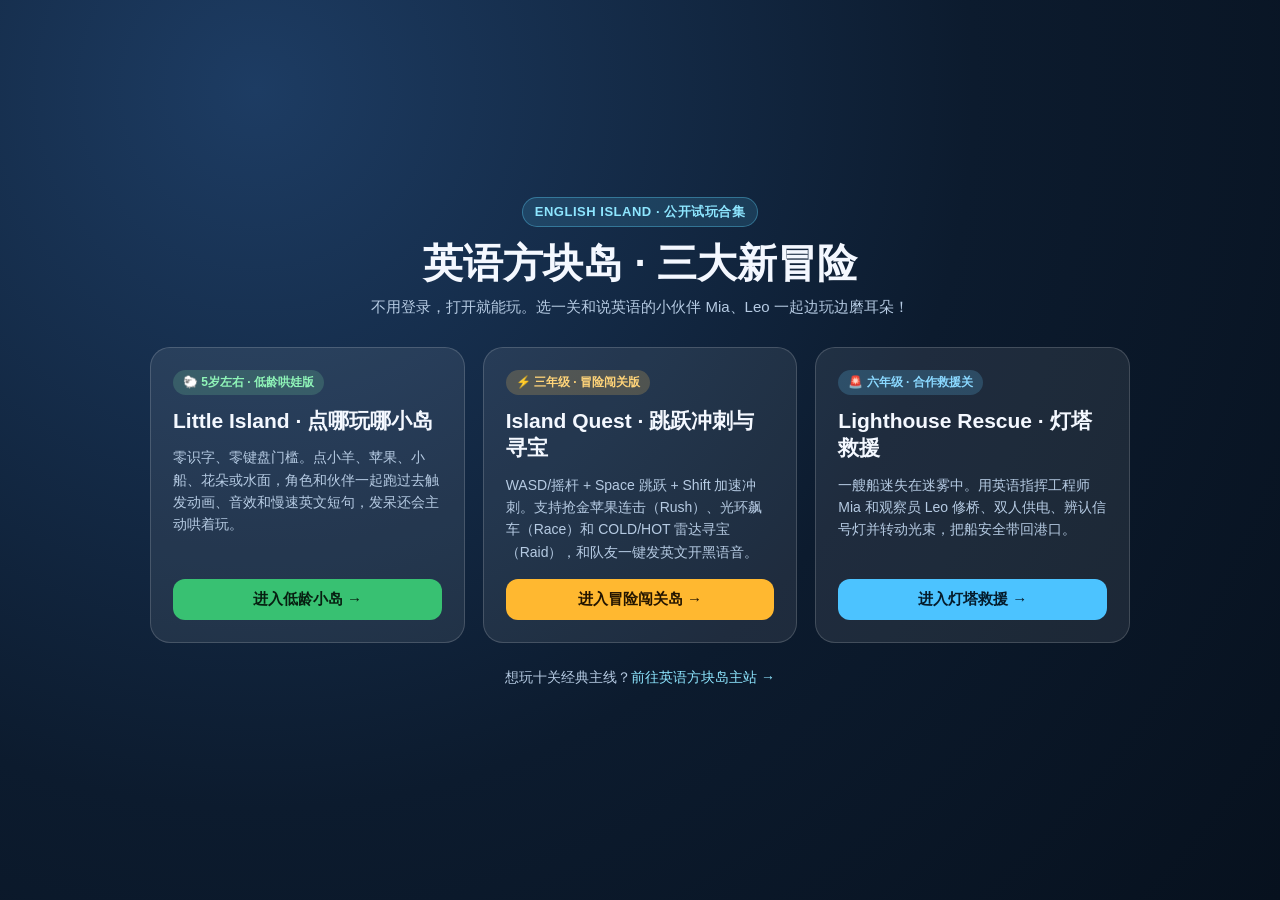
<file: english-island/index.html>
<!doctype html>
<html lang="zh-CN">
<head>
  <meta charset="utf-8">
  <meta name="viewport" content="width=device-width,initial-scale=1,viewport-fit=cover">
  <meta name="theme-color" content="#0f2034">
  <title>英语方块岛 · English Island 新关试玩合集</title>
  <style>
    :root {
      --bg: #0c1b2e;
      --card: rgba(255, 255, 255, 0.08);
      --border: rgba(255, 255, 255, 0.16);
      --text: #f4f8ff;
      --muted: #b6cbe3;
    }
    * { box-sizing: border-box; }
    body {
      margin: 0;
      min-height: 100vh;
      font-family: -apple-system, BlinkMacSystemFont, "PingFang SC", "Microsoft YaHei", sans-serif;
      color: var(--text);
      background: radial-gradient(circle at 20% 10%, #1d3c63 0%, #0c1b2e 55%, #07111e 100%);
      display: flex;
      align-items: center;
      justify-content: center;
      padding: 24px 16px 40px;
    }
    .wrap {
      width: 100%;
      max-width: 980px;
    }
    header {
      text-align: center;
      margin-bottom: 28px;
    }
    .eyebrow {
      display: inline-block;
      padding: 5px 12px;
      border-radius: 999px;
      background: rgba(94, 214, 255, 0.14);
      border: 1px solid rgba(94, 214, 255, 0.35);
      color: #8ee6ff;
      font-size: 13px;
      font-weight: 600;
      letter-spacing: 0.04em;
    }
    h1 {
      margin: 12px 0 8px;
      font-size: clamp(26px, 5vw, 40px);
      line-height: 1.2;
    }
    .lead {
      margin: 0 auto;
      max-width: 620px;
      color: var(--muted);
      font-size: 15px;
      line-height: 1.6;
    }
    .grid {
      display: grid;
      grid-template-columns: repeat(auto-fit, minmax(270px, 1fr));
      gap: 18px;
    }
    .card {
      display: flex;
      flex-direction: column;
      gap: 12px;
      padding: 22px;
      border-radius: 20px;
      background: var(--card);
      border: 1px solid var(--border);
      text-decoration: none;
      color: inherit;
      transition: transform 0.18s ease, border-color 0.18s ease, background 0.18s ease;
    }
    .card:hover, .card:focus-visible {
      transform: translateY(-4px);
      border-color: rgba(255, 255, 255, 0.45);
      background: rgba(255, 255, 255, 0.12);
      outline: none;
    }
    .tag {
      display: inline-flex;
      align-items: center;
      gap: 6px;
      width: fit-content;
      padding: 4px 10px;
      border-radius: 999px;
      font-size: 12px;
      font-weight: 700;
    }
    .tag-little { background: rgba(126, 232, 168, 0.18); color: #8ff5b8; }
    .tag-quest { background: rgba(255, 198, 92, 0.2); color: #ffd479; }
    .tag-rescue { background: rgba(102, 204, 255, 0.2); color: #8ad8ff; }
    .card h2 {
      margin: 0;
      font-size: 21px;
      line-height: 1.3;
    }
    .card p {
      margin: 0;
      color: var(--muted);
      font-size: 14px;
      line-height: 1.6;
      flex: 1;
    }
    .cta {
      display: inline-flex;
      align-items: center;
      justify-content: center;
      padding: 11px 16px;
      border-radius: 12px;
      font-weight: 700;
      font-size: 15px;
      margin-top: 4px;
    }
    .cta-little { background: #38c172; color: #072011; }
    .cta-quest { background: #ffb830; color: #241500; }
    .cta-rescue { background: #4cc3ff; color: #051c2c; }
    footer {
      margin-top: 26px;
      text-align: center;
      font-size: 14px;
      color: var(--muted);
    }
    footer a {
      color: #8ee6ff;
      text-decoration: none;
    }
    footer a:hover { text-decoration: underline; }
  </style>
</head>
<body>
  <main class="wrap">
    <header>
      <span class="eyebrow">ENGLISH ISLAND · 公开试玩合集</span>
      <h1>英语方块岛 · 三大新冒险</h1>
      <p class="lead">不用登录，打开就能玩。选一关和说英语的小伙伴 Mia、Leo 一起边玩边磨耳朵！</p>
    </header>

    <section class="grid" aria-label="游戏入口">
      <a class="card" href="./little-island.html" id="entry-little">
        <span class="tag tag-little">🐑 5岁左右 · 低龄哄娃版</span>
        <h2>Little Island · 点哪玩哪小岛</h2>
        <p>零识字、零键盘门槛。点小羊、苹果、小船、花朵或水面，角色和伙伴一起跑过去触发动画、音效和慢速英文短句，发呆还会主动哄着玩。</p>
        <span class="cta cta-little">进入低龄小岛 →</span>
      </a>

      <a class="card" href="./quest.html" id="entry-quest">
        <span class="tag tag-quest">⚡ 三年级 · 冒险闯关版</span>
        <h2>Island Quest · 跳跃冲刺与寻宝</h2>
        <p>WASD/摇杆 + Space 跳跃 + Shift 加速冲刺。支持抢金苹果连击（Rush）、光环飙车（Race）和 COLD/HOT 雷达寻宝（Raid），和队友一键发英文开黑语音。</p>
        <span class="cta cta-quest">进入冒险闯关岛 →</span>
      </a>

      <a class="card" href="./rescue.html" id="entry-rescue">
        <span class="tag tag-rescue">🚨 六年级 · 合作救援关</span>
        <h2>Lighthouse Rescue · 灯塔救援</h2>
        <p>一艘船迷失在迷雾中。用英语指挥工程师 Mia 和观察员 Leo 修桥、双人供电、辨认信号灯并转动光束，把船安全带回港口。</p>
        <span class="cta cta-rescue">进入灯塔救援 →</span>
      </a>
    </section>

    <footer>
      想玩十关经典主线？<a href="https://english-island-zhang-1109.lulabs.chatgpt.site">前往英语方块岛主站 →</a>
    </footer>
  </main>
</body>
</html>
</file>
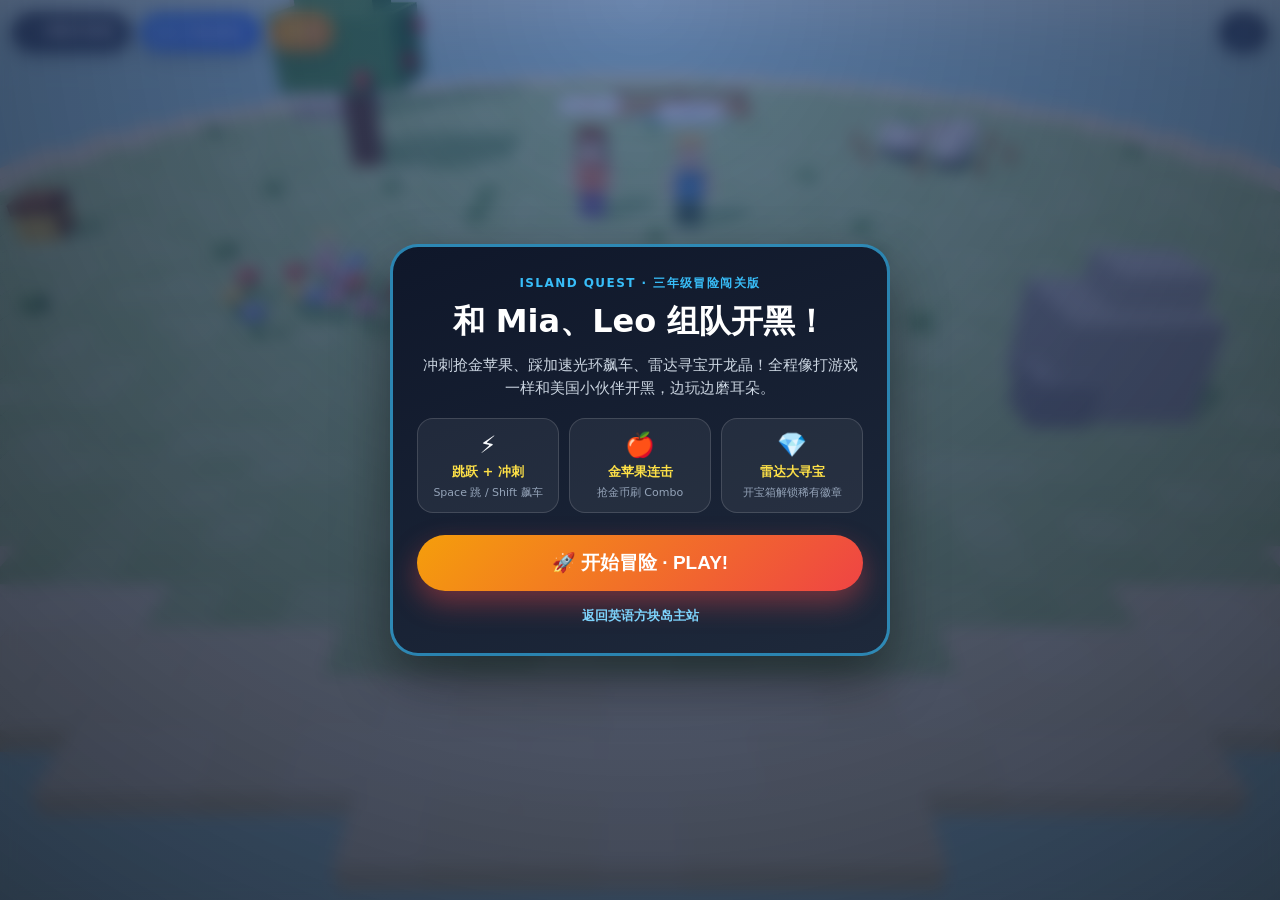
<file: island-quest/index.html>
<!doctype html>
<html lang="zh-CN">
<head>
  <meta charset="utf-8">
  <meta name="viewport" content="width=device-width,initial-scale=1,viewport-fit=cover">
  <meta name="theme-color" content="#102033">
  <title>英语方块岛 · 冒险闯关岛 Island Quest</title>
  <link rel="stylesheet" href="./quest.css">
</head>
<body>
<main class="quest-app" id="quest-app" lang="en">
  <canvas id="quest-world" tabindex="0" aria-label="Island Quest. Move with WASD or arrow keys, Space to jump, Shift to turbo dash, or tap to walk."></canvas>

  <header class="hud-top">
    <div class="hud-left">
      <a class="hud-btn" id="quest-exit" href="https://english-island-zhang-1109.lulabs.chatgpt.site" lang="zh-CN">← 英语方块岛</a>
      <div class="stat-pill stat-rank" id="rank-pill">Lv.1 Rookie</div>
      <div class="stat-pill stat-coins" id="coin-pill">🪙 <span id="coin-count">0</span></div>
      <div class="stat-pill stat-combo" id="combo-pill" hidden>🔥 x2</div>
    </div>

    <div class="mission-bar" id="mission-bar" aria-label="Missions" hidden>
      <button class="mission-tab" type="button" data-mission="rush">🍎 Rush</button>
      <button class="mission-tab" type="button" data-mission="race">🏁 Race</button>
      <button class="mission-tab" type="button" data-mission="raid">💎 Raid</button>
    </div>

    <div class="hud-right">
      <button class="hud-btn" id="sound-button" type="button" aria-pressed="false">🔊</button>
    </div>
  </header>

  <section class="quest-tracker" id="quest-tracker" hidden>
    <div class="tracker-head">
      <strong id="mission-title">Golden Apple Rush</strong>
      <span class="radar-chip" id="radar-chip" hidden>COLD ❄️</span>
    </div>
    <p id="mission-goal">Collect apples &amp; coins!</p>
    <div class="badge-row" id="badge-row" aria-label="Badges"></div>
  </section>

  <div class="banner-toast" id="banner-toast" role="status" hidden></div>

  <div class="bubble bubble-mia" id="bubble-mia" hidden></div>
  <div class="bubble bubble-leo" id="bubble-leo" hidden></div>
  <div class="bubble bubble-player" id="bubble-player" hidden></div>

  <section class="comms-dock" id="comms-dock" aria-label="Quick Comms" hidden>
    <div class="comms-list" id="comms-list"></div>
  </section>

  <div class="action-pad" id="action-pad" hidden>
    <button class="act-btn act-dash" id="dash-btn" type="button">⚡ DASH<small>Shift</small></button>
    <button class="act-btn act-jump" id="jump-btn" type="button">⬆ JUMP<small>Space</small></button>
  </div>

  <div class="stick" id="stick" aria-hidden="true" hidden><i id="stick-knob"></i></div>

  <section class="start-panel" id="start-panel" lang="zh-CN" aria-labelledby="start-title">
    <div class="start-card">
      <p class="eyebrow">ISLAND QUEST · 三年级冒险闯关版</p>
      <h1 id="start-title">和 Mia、Leo 组队开黑！</h1>
      <p class="lead">冲刺抢金苹果、踩加速光环飙车、雷达寻宝开龙晶！全程像打游戏一样和美国小伙伴开黑，边玩边磨耳朵。</p>
      <div class="feature-grid">
        <div class="feat"><span>⚡</span><b>跳跃 + 冲刺</b><small>Space 跳 / Shift 飙车</small></div>
        <div class="feat"><span>🍎</span><b>金苹果连击</b><small>抢金币刷 Combo</small></div>
        <div class="feat"><span>💎</span><b>雷达大寻宝</b><small>开宝箱解锁稀有徽章</small></div>
      </div>
      <button class="play-btn" id="start-play" type="button">🚀 开始冒险 · PLAY!</button>
      <div class="start-links">
        <a href="https://english-island-zhang-1109.lulabs.chatgpt.site">返回英语方块岛主站</a>
      </div>
    </div>
  </section>

  <div class="quest-loading" id="quest-loading" role="status" lang="zh-CN">正在加载冒险岛…</div>
  <div class="quest-fallback" id="quest-fallback" role="alert" lang="zh-CN" hidden>
    <h2>冒险岛暂时没有打开</h2>
    <p>请刷新页面再试一次。</p>
    <a href="https://english-island-zhang-1109.lulabs.chatgpt.site">回到英语方块岛</a>
  </div>
</main>
<script type="module" src="./js/bootstrap-quest.js"></script>
</body>
</html>
</file>
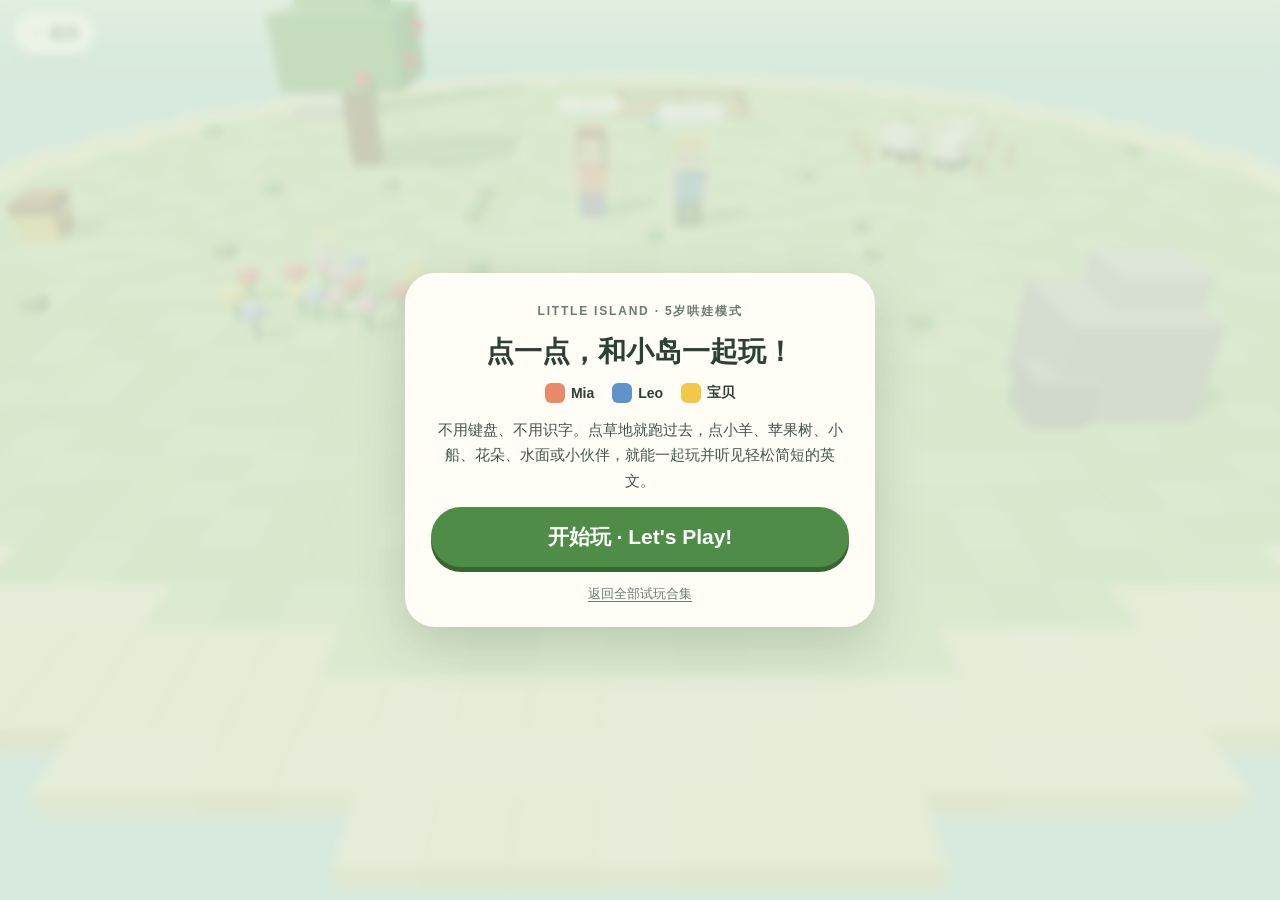
<file: english-island/little-island.html>
<!doctype html>
<html lang="zh-CN">
<head>
  <meta charset="utf-8">
  <meta name="viewport" content="width=device-width,initial-scale=1,viewport-fit=cover">
  <meta name="theme-color" content="#bfe0e6">
  <title>英语方块岛 · 5岁哄娃模式 Little Island</title>
  <link rel="stylesheet" href="./little-island.css">
</head>
<body>
<main class="little-app" id="little-app" lang="en">
  <canvas id="little-world" tabindex="0" aria-label="Little Island. Tap anywhere to walk and play with Mia and Leo."></canvas>

  <header class="hud-top">
    <a class="hud-pill" id="little-exit" href="./" lang="zh-CN">← 返回</a>
    <div class="hud-right">
      <span class="hud-pill star-pill" id="star-count" hidden aria-live="polite">✦ 0</span>
      <button class="hud-pill sound-pill" id="sound-button" type="button" hidden aria-pressed="false" lang="zh-CN">🔊 声音开</button>
    </div>
  </header>

  <div class="bubble bubble-mia" id="bubble-mia" hidden></div>
  <div class="bubble bubble-leo" id="bubble-leo" hidden></div>

  <div class="word-toast" id="word-toast" hidden aria-live="polite"></div>

  <nav class="play-dock" id="play-dock" hidden aria-label="Tap a place to play">
    <button type="button" class="dock-btn" data-place="sheep" aria-label="Sheep"><span>🐑</span><small>sheep</small></button>
    <button type="button" class="dock-btn" data-place="tree" aria-label="Apple tree"><span>🍎</span><small>apple</small></button>
    <button type="button" class="dock-btn" data-place="boat" aria-label="Boat"><span>⛵</span><small>boat</small></button>
    <button type="button" class="dock-btn" data-place="bridge" aria-label="Bridge and water"><span>💦</span><small>water</small></button>
    <button type="button" class="dock-btn" data-place="flowers" aria-label="Flowers"><span>🌸</span><small>flowers</small></button>
    <button type="button" class="dock-btn" data-place="lighthouse" aria-label="Lighthouse"><span>💡</span><small>light</small></button>
    <button type="button" class="dock-btn" data-place="rock" aria-label="Big rock"><span>🪨</span><small>rock</small></button>
    <button type="button" class="dock-btn" data-place="chest" aria-label="Treasure chest"><span>🎁</span><small>star</small></button>
  </nav>

  <section class="panel" id="start-panel" lang="zh-CN" aria-labelledby="start-title">
    <div class="panel-card">
      <p class="eyebrow">LITTLE ISLAND · 5岁哄娃模式</p>
      <h1 id="start-title">点一点，和小岛一起玩！</h1>
      <div class="kids" aria-hidden="true">
        <span class="kid kid-mia"><i></i>Mia</span>
        <span class="kid kid-leo"><i></i>Leo</span>
        <span class="kid kid-you"><i></i>宝贝</span>
      </div>
      <p class="desc">不用键盘、不用识字。点草地就跑过去，点小羊、苹果树、小船、花朵、水面或小伙伴，就能一起玩并听见轻松简短的英文。</p>
      <button class="play-button" id="start-play" type="button">开始玩 · Let's Play!</button>
      <div class="panel-links">
        <a href="./">返回全部试玩合集</a>
      </div>
    </div>
  </section>

  <div class="little-loading" id="little-loading" role="status" lang="zh-CN">正在铺好阳光小岛…</div>
  <div class="little-fallback" id="little-fallback" role="alert" lang="zh-CN" hidden>
    <h2>小岛暂时没有打开</h2>
    <p>请稍后刷新再试。</p>
    <a href="./">回到英语方块岛</a>
  </div>
</main>
<script type="module" src="./js/bootstrap-little-island.js"></script>
</body>
</html>
</file>
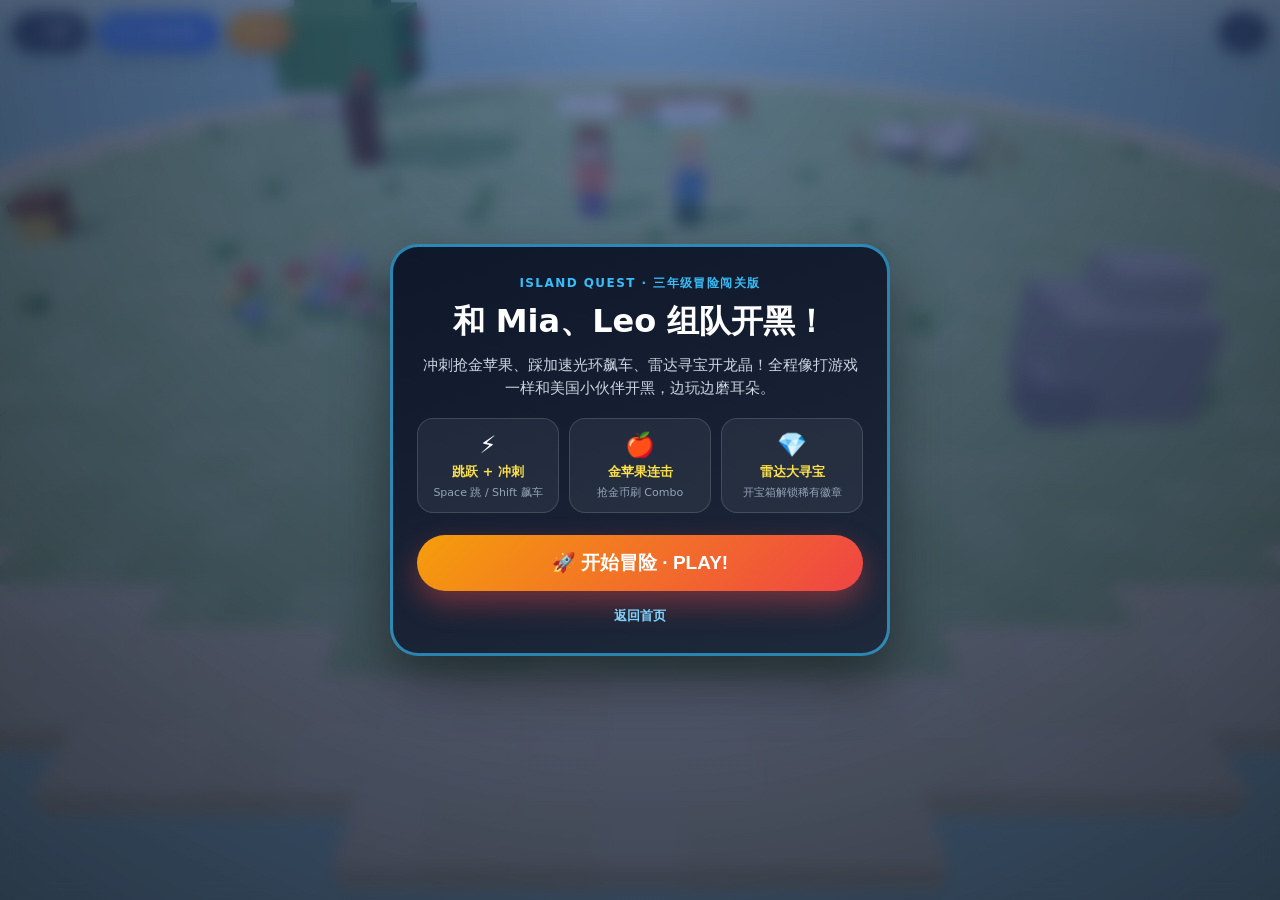
<file: english-island/quest.html>
<!doctype html>
<html lang="zh-CN">
<head>
  <meta charset="utf-8">
  <meta name="viewport" content="width=device-width,initial-scale=1,viewport-fit=cover">
  <meta name="theme-color" content="#102033">
  <title>英语方块岛 · 冒险闯关岛 Island Quest</title>
  <link rel="stylesheet" href="./quest.css">
</head>
<body>
<main class="quest-app" id="quest-app" lang="en">
  <canvas id="quest-world" tabindex="0" aria-label="Island Quest. Move with WASD or arrow keys, Space to jump, Shift to turbo dash, or tap to walk."></canvas>

  <header class="hud-top">
    <div class="hud-left">
      <a class="hud-btn" id="quest-exit" href="./" lang="zh-CN">← 首页</a>
      <div class="stat-pill stat-rank" id="rank-pill">Lv.1 Rookie</div>
      <div class="stat-pill stat-coins" id="coin-pill">🪙 <span id="coin-count">0</span></div>
      <div class="stat-pill stat-combo" id="combo-pill" hidden>🔥 x2</div>
    </div>

    <div class="mission-bar" id="mission-bar" aria-label="Missions" hidden>
      <button class="mission-tab" type="button" data-mission="rush">🍎 Rush</button>
      <button class="mission-tab" type="button" data-mission="race">🏁 Race</button>
      <button class="mission-tab" type="button" data-mission="raid">💎 Raid</button>
    </div>

    <div class="hud-right">
      <button class="hud-btn" id="sound-button" type="button" aria-pressed="false">🔊</button>
      
    </div>
  </header>

  <section class="quest-tracker" id="quest-tracker" hidden>
    <div class="tracker-head">
      <strong id="mission-title">Golden Apple Rush</strong>
      <span class="radar-chip" id="radar-chip" hidden>COLD ❄️</span>
    </div>
    <p id="mission-goal">Collect apples &amp; coins!</p>
    <div class="badge-row" id="badge-row" aria-label="Badges"></div>
  </section>

  <div class="banner-toast" id="banner-toast" role="status" hidden></div>

  <div class="bubble bubble-mia" id="bubble-mia" hidden></div>
  <div class="bubble bubble-leo" id="bubble-leo" hidden></div>
  <div class="bubble bubble-player" id="bubble-player" hidden></div>

  <section class="comms-dock" id="comms-dock" aria-label="Quick Comms" hidden>
    <div class="comms-list" id="comms-list"></div>
  </section>

  <div class="action-pad" id="action-pad" hidden>
    <button class="act-btn act-dash" id="dash-btn" type="button">⚡ DASH<small>Shift</small></button>
    <button class="act-btn act-jump" id="jump-btn" type="button">⬆ JUMP<small>Space</small></button>
  </div>

  <div class="stick" id="stick" aria-hidden="true" hidden><i id="stick-knob"></i></div>

  <section class="start-panel" id="start-panel" lang="zh-CN" aria-labelledby="start-title">
    <div class="start-card">
      <p class="eyebrow">ISLAND QUEST · 三年级冒险闯关版</p>
      <h1 id="start-title">和 Mia、Leo 组队开黑！</h1>
      <p class="lead">冲刺抢金苹果、踩加速光环飙车、雷达寻宝开龙晶！全程像打游戏一样和美国小伙伴开黑，边玩边磨耳朵。</p>
      <div class="feature-grid">
        <div class="feat"><span>⚡</span><b>跳跃 + 冲刺</b><small>Space 跳 / Shift 飙车</small></div>
        <div class="feat"><span>🍎</span><b>金苹果连击</b><small>抢金币刷 Combo</small></div>
        <div class="feat"><span>💎</span><b>雷达大寻宝</b><small>开宝箱解锁稀有徽章</small></div>
      </div>
      <button class="play-btn" id="start-play" type="button">🚀 开始冒险 · PLAY!</button>
      <div class="start-links">
        
        
        <a href="./">返回首页</a>
      </div>
    </div>
  </section>

  <div class="quest-loading" id="quest-loading" role="status" lang="zh-CN">正在加载冒险岛…</div>
  <div class="quest-fallback" id="quest-fallback" role="alert" lang="zh-CN" hidden>
    <h2>冒险岛暂时没有打开</h2>
    <p>请刷新页面再试一次。</p>
    <a href="./">回到英语方块岛</a>
  </div>
</main>
<script type="module" src="./js/bootstrap-quest.js"></script>
</body>
</html>
</file>
<file: island-quest/quest.css>
* { box-sizing: border-box; }
html, body {
  margin: 0; height: 100%; overflow: hidden;
  font-family: "Fredoka", "Nunito", "PingFang SC", "Microsoft YaHei", system-ui, sans-serif;
  background: #102033; color: #f8fafc;
  user-select: none; -webkit-user-select: none;
}

.quest-app { position: relative; width: 100%; height: 100%; overflow: hidden; }
#quest-world { position: fixed; inset: 0; width: 100%; height: 100%; display: block; touch-action: none; outline: none; }

.hud-top {
  position: fixed; top: 12px; left: 12px; right: 12px; z-index: 20;
  display: flex; align-items: center; justify-content: space-between; gap: 10px;
  pointer-events: none;
}
.hud-left, .hud-right, .mission-bar {
  display: flex; align-items: center; gap: 8px; pointer-events: auto; flex-wrap: wrap;
}

.hud-btn, .stat-pill {
  display: inline-flex; align-items: center; gap: 6px;
  min-height: 40px; padding: 6px 14px; border-radius: 999px;
  border: 2px solid rgba(255, 255, 255, 0.25);
  background: rgba(15, 28, 46, 0.78); color: #f8fafc;
  font-size: 14px; font-weight: 800; text-decoration: none;
  backdrop-filter: blur(8px);
  box-shadow: 0 6px 16px rgba(0, 0, 0, 0.25);
}
.hud-btn { cursor: pointer; transition: transform .12s ease, background .12s ease; }
.hud-btn:hover { background: rgba(30, 52, 82, 0.92); transform: translateY(-1px); }
.hud-btn:active { transform: scale(0.95); }
.hud-sub { font-size: 13px; opacity: 0.9; }

.stat-rank { background: linear-gradient(135deg, rgba(59, 130, 246, 0.9), rgba(37, 99, 235, 0.9)); border-color: rgba(147, 197, 253, 0.7); }
.stat-coins { background: linear-gradient(135deg, rgba(245, 158, 11, 0.95), rgba(217, 119, 6, 0.95)); border-color: rgba(253, 224, 71, 0.8); color: #fffbeb; }
.stat-combo {
  background: linear-gradient(135deg, #f97316, #ef4444);
  border-color: #fde047; color: #fff;
  animation: pulse-pop .35s ease;
}

.mission-bar {
  padding: 4px; border-radius: 999px;
  background: rgba(15, 28, 46, 0.76);
  border: 2px solid rgba(255, 255, 255, 0.2);
  backdrop-filter: blur(8px);
}
.mission-tab {
  border: 0; border-radius: 999px; padding: 7px 14px;
  background: transparent; color: #cbd5e1;
  font-size: 14px; font-weight: 800; cursor: pointer;
  transition: background .14s ease, color .14s ease, transform .1s ease;
}
.mission-tab:hover { color: #fff; }
.mission-tab.active {
  background: linear-gradient(135deg, #38bdf8, #2563eb);
  color: #fff; box-shadow: 0 4px 12px rgba(56, 189, 248, 0.45);
}

.quest-tracker {
  position: fixed; top: 64px; left: 12px; z-index: 18;
  width: min(310px, calc(100vw - 24px));
  padding: 12px 14px; border-radius: 18px;
  background: rgba(15, 28, 46, 0.8);
  border: 2px solid rgba(56, 189, 248, 0.42);
  backdrop-filter: blur(10px);
  box-shadow: 0 10px 26px rgba(0, 0, 0, 0.28);
}
.tracker-head { display: flex; align-items: center; justify-content: space-between; gap: 8px; }
.quest-tracker strong { font-size: 15px; color: #fde047; }
.quest-tracker p { margin: 5px 0 0; font-size: 13px; line-height: 1.4; color: #e2e8f0; }

.radar-chip {
  padding: 3px 9px; border-radius: 999px; font-size: 12px; font-weight: 900;
  background: #38bdf8; color: #082f49;
}
.radar-chip[data-level="WARM"] { background: #facc15; color: #422006; }
.radar-chip[data-level="HOT"] { background: #fb923c; color: #431407; }
.radar-chip[data-level="SUPER HOT"] { background: #ef4444; color: #fff; animation: pulse-pop .6s infinite alternate; }

.badge-row { display: flex; flex-wrap: wrap; gap: 6px; margin-top: 8px; }
.badge-pill {
  display: inline-flex; align-items: center; gap: 4px;
  padding: 3px 9px; border-radius: 999px;
  background: rgba(253, 224, 71, 0.16);
  border: 1px solid rgba(253, 224, 71, 0.55);
  color: #fef08a; font-size: 12px; font-weight: 700;
}

.banner-toast {
  position: fixed; top: 18%; left: 50%; transform: translateX(-50%);
  z-index: 30; pointer-events: none;
  padding: 10px 24px; border-radius: 999px;
  font-size: clamp(18px, 3vw, 24px); font-weight: 900; letter-spacing: 0.02em;
  background: linear-gradient(135deg, #f59e0b, #ef4444);
  color: #fff; border: 3px solid #fef08a;
  box-shadow: 0 14px 32px rgba(0, 0, 0, 0.35);
  animation: banner-in .22s ease;
}
.banner-toast[data-tone="cyan"] {
  background: linear-gradient(135deg, #06b6d4, #2563eb);
  border-color: #a5f3fc;
}

.bubble {
  position: fixed; top: 0; left: 0; z-index: 22; pointer-events: none;
  max-width: min(260px, 68vw); padding: 9px 14px; border-radius: 18px;
  font-size: 15px; font-weight: 800; line-height: 1.3;
  background: rgba(255, 255, 255, 0.96); color: #0f172a;
  border: 3px solid #38bdf8;
  box-shadow: 0 10px 24px rgba(0, 0, 0, 0.25);
}
.bubble-mia { border-color: #e98a6b; }
.bubble-leo { border-color: #5f93c9; }
.bubble-player { border-color: #facc15; background: #fefce8; }

.comms-dock {
  position: fixed; left: 50%; bottom: 14px; transform: translateX(-50%);
  z-index: 20; max-width: calc(100vw - 200px);
}
.comms-list {
  display: flex; align-items: center; gap: 8px; flex-wrap: wrap; justify-content: center;
  padding: 8px 12px; border-radius: 22px;
  background: rgba(15, 28, 46, 0.78);
  border: 2px solid rgba(255, 255, 255, 0.22);
  backdrop-filter: blur(10px);
}
.comm-btn {
  border: 2px solid rgba(255, 255, 255, 0.25);
  border-radius: 999px; padding: 7px 13px;
  background: rgba(30, 41, 59, 0.9); color: #f8fafc;
  font-size: 13px; font-weight: 800; cursor: pointer;
  transition: transform .1s ease, background .12s ease, border-color .12s ease;
}
.comm-btn:hover { background: #2563eb; border-color: #93c5fd; transform: translateY(-2px); }
.comm-btn:active { transform: scale(0.94); }

.action-pad {
  position: fixed; right: 16px; bottom: 18px; z-index: 22;
  display: flex; flex-direction: column; gap: 10px;
}
.act-btn {
  display: flex; flex-direction: column; align-items: center; justify-content: center;
  width: 82px; height: 64px; border-radius: 20px; border: 3px solid rgba(255, 255, 255, 0.55);
  font-size: 13px; font-weight: 900; color: #fff; cursor: pointer;
  box-shadow: 0 10px 22px rgba(0, 0, 0, 0.35);
  transition: transform .1s ease, opacity .15s ease;
}
.act-btn small { font-size: 10px; font-weight: 700; opacity: 0.85; }
.act-btn:active { transform: scale(0.92); }
.act-dash { background: linear-gradient(135deg, #06b6d4, #2563eb); }
.act-dash.cooling { opacity: 0.5; filter: grayscale(0.4); }
.act-jump { background: linear-gradient(135deg, #f59e0b, #ea580c); }

.stick {
  position: fixed; left: 20px; bottom: 20px; z-index: 21;
  width: 104px; height: 104px; border-radius: 50%;
  background: rgba(15, 28, 46, 0.52); border: 2px solid rgba(255, 255, 255, 0.35);
  touch-action: none;
}
.stick i {
  position: absolute; left: 50%; top: 50%; width: 44px; height: 44px;
  margin: -22px 0 0 -22px; border-radius: 50%;
  background: rgba(255, 255, 255, 0.9); box-shadow: 0 4px 10px rgba(0, 0, 0, 0.3);
}

.start-panel {
  position: fixed; inset: 0; z-index: 40;
  display: flex; align-items: center; justify-content: center; padding: 18px;
  background: radial-gradient(circle at top, rgba(30, 58, 138, 0.55), rgba(15, 23, 42, 0.82));
  backdrop-filter: blur(8px);
}
.start-card {
  width: min(500px, 100%); padding: 28px 24px; border-radius: 28px;
  background: linear-gradient(160deg, #0f172a, #1e293b);
  border: 3px solid rgba(56, 189, 248, 0.65);
  box-shadow: 0 24px 56px rgba(0, 0, 0, 0.45);
  text-align: center;
}
.eyebrow { margin: 0 0 8px; font-size: 12px; font-weight: 900; letter-spacing: 0.12em; color: #38bdf8; }
.start-card h1 { margin: 0 0 10px; font-size: clamp(24px, 5vw, 32px); color: #fff; }
.lead { margin: 0 0 18px; font-size: 15px; line-height: 1.55; color: #cbd5e1; }

.feature-grid { display: grid; grid-template-columns: repeat(3, 1fr); gap: 10px; margin-bottom: 22px; }
.feat {
  padding: 12px 8px; border-radius: 16px;
  background: rgba(255, 255, 255, 0.06); border: 1px solid rgba(255, 255, 255, 0.14);
  display: flex; flex-direction: column; align-items: center; gap: 4px;
}
.feat span { font-size: 24px; }
.feat b { font-size: 13px; color: #fde047; }
.feat small { font-size: 11px; color: #94a3b8; }

.play-btn {
  width: 100%; border: 0; border-radius: 999px; padding: 15px 22px;
  background: linear-gradient(135deg, #f59e0b, #ef4444);
  color: #fff; font-size: 19px; font-weight: 900; cursor: pointer;
  box-shadow: 0 12px 28px rgba(239, 68, 68, 0.42);
  transition: transform .12s ease;
}
.play-btn:hover { transform: translateY(-2px); }
.play-btn:active { transform: scale(0.97); }

.start-links { margin-top: 16px; display: flex; justify-content: center; gap: 10px; font-size: 13px; color: #94a3b8; }
.start-links a { color: #7dd3fc; text-decoration: none; font-weight: 700; }
.start-links a:hover { text-decoration: underline; }

.quest-loading, .quest-fallback {
  position: fixed; inset: 0; z-index: 50;
  display: flex; flex-direction: column; align-items: center; justify-content: center;
  background: #0f172a; color: #f8fafc; text-align: center; padding: 20px;
}
.quest-fallback a { color: #38bdf8; font-weight: 800; }

[hidden] { display: none !important; }

@keyframes pulse-pop { from { transform: scale(0.95); } to { transform: scale(1.06); } }
@keyframes banner-in { from { opacity: 0; transform: translate(-50%, -12px) scale(0.92); } to { opacity: 1; transform: translate(-50%, 0) scale(1); } }

@media (max-width: 720px) {
  .comms-dock { left: 134px; right: 108px; transform: none; max-width: none; bottom: 14px; }
  .feature-grid { grid-template-columns: 1fr; }
}
@media (prefers-reduced-motion: reduce) {
  *, *::before, *::after { animation: none !important; transition: none !important; }
}
</file>
<file: english-island/little-island.css>
:root{color-scheme:light;--ink:#2b4135;--muted:#687c70;--paper:#fffdf5;--line:#e3ebd8;--green:#4f8c47;--sun:#ffcf54;--mia:#e98a6b;--leo:#5f93c9;--you:#f2c84b;font-family:"PingFang SC","Microsoft YaHei",Arial,sans-serif;color:var(--ink);background:#bfe0e6}
*{box-sizing:border-box}[hidden]{display:none!important}html,body{margin:0;height:100%;overflow:hidden}button{font:inherit;border:0;cursor:pointer;touch-action:manipulation}a{color:inherit}
button,a{-webkit-tap-highlight-color:transparent}button:focus-visible,a:focus-visible,canvas:focus-visible{outline:3px solid #f2c84b;outline-offset:2px}
.little-app{position:fixed;inset:0;overflow:hidden;user-select:none;-webkit-user-select:none}
#little-world{position:absolute;inset:0;width:100%;height:100%;display:block;touch-action:none}
.hud-top{position:absolute;left:0;right:0;top:0;padding:calc(12px + env(safe-area-inset-top)) 14px 0;display:flex;align-items:center;justify-content:space-between;gap:10px;pointer-events:none}
.hud-top>*{pointer-events:auto}.hud-right{display:flex;align-items:center;gap:8px}
.hud-pill{display:inline-flex;align-items:center;justify-content:center;min-height:42px;padding:0 16px;border-radius:999px;background:#ffffffeb;color:var(--ink);font-size:15px;font-weight:700;text-decoration:none;box-shadow:0 3px 12px #2b413524;white-space:nowrap}
.star-pill{background:#fff5cf;color:#8a5d00}
.sound-pill[aria-pressed="true"]{background:#f6dcd4;color:#8a3d2c}
.bubble{position:absolute;left:0;top:0;max-width:min(68vw,280px);padding:10px 16px;border-radius:20px;background:#fff;box-shadow:0 6px 18px #2b41352e;font-size:20px;font-weight:800;line-height:1.25;pointer-events:none;transform:translate(-50%,-100%);border:4px solid var(--mia);will-change:transform}
.bubble-leo{border-color:var(--leo)}
.word-toast{position:absolute;left:50%;top:calc(68px + env(safe-area-inset-top));transform:translateX(-50%);padding:8px 22px;border-radius:999px;background:#fff8d6f2;border:3px solid var(--sun);box-shadow:0 6px 20px #2b413524;font-size:24px;font-weight:800;letter-spacing:.5px;color:#5a4100;pointer-events:none}
.play-dock{position:absolute;left:50%;bottom:calc(14px + env(safe-area-inset-bottom));transform:translateX(-50%);display:flex;gap:8px;padding:8px 10px;border-radius:26px;background:#ffffffdc;backdrop-filter:blur(6px);box-shadow:0 8px 24px #2b41352a;max-width:96vw;overflow-x:auto;scrollbar-width:none}
.play-dock::-webkit-scrollbar{display:none}
.dock-btn{flex:0 0 auto;min-width:62px;min-height:64px;padding:6px 8px;border-radius:18px;background:#f7faef;color:var(--ink);display:flex;flex-direction:column;align-items:center;justify-content:center;gap:2px;box-shadow:0 3px 0 #d4e0c4;transition:transform .12s ease,background .12s ease}
.dock-btn span{font-size:26px;line-height:1}.dock-btn small{font-size:11px;font-weight:800;color:var(--muted)}
.dock-btn:active{transform:translateY(2px) scale(.96);box-shadow:0 1px 0 #d4e0c4}
.dock-btn.active{background:#fff3bf;box-shadow:0 3px 0 #e0be53}
.panel{position:absolute;inset:0;display:flex;align-items:center;justify-content:center;padding:18px;background:#e6f2e2cc;backdrop-filter:blur(4px);overflow:auto}
.panel-card{width:min(100%,470px);margin:auto;padding:30px 26px 24px;border-radius:30px;background:var(--paper);box-shadow:0 18px 50px #2b413530;display:flex;flex-direction:column;gap:14px;text-align:center}
.panel-card h1{margin:0;font-size:28px;line-height:1.25}.eyebrow{margin:0;font-size:12px;letter-spacing:1.8px;color:var(--muted);font-weight:800}
.desc{margin:0;font-size:15px;line-height:1.7;color:#41564a}
.kids{display:flex;justify-content:center;gap:18px;font-size:14px;font-weight:800}.kid{display:inline-flex;align-items:center;gap:6px}.kid i{width:20px;height:20px;border-radius:6px;background:var(--mia)}.kid-leo i{background:var(--leo)}.kid-you i{background:var(--you)}
.play-button{min-height:60px;padding:0 24px;border-radius:999px;background:var(--green);color:#fff;font-size:21px;font-weight:800;box-shadow:0 5px 0 #376631;display:flex;align-items:center;justify-content:center}
.play-button:active{transform:translateY(3px);box-shadow:0 2px 0 #376631}
.panel-links{display:flex;justify-content:center;gap:18px;flex-wrap:wrap;font-size:13px;color:var(--muted);margin-top:4px}
.panel-links a{text-decoration:underline;text-underline-offset:3px}
.little-loading,.little-fallback{position:absolute;inset:0;display:flex;flex-direction:column;align-items:center;justify-content:center;gap:10px;background:#e6f2e2;font-size:16px;text-align:center;padding:24px}
@media (max-width:560px){.dock-btn{min-width:54px;min-height:58px}.dock-btn span{font-size:23px}.bubble{font-size:17px}.word-toast{font-size:20px}}
@media (prefers-reduced-motion:reduce){*{transition:none!important;animation:none!important}}
</file>
<file: english-island/quest.css>
* { box-sizing: border-box; }
html, body {
  margin: 0; height: 100%; overflow: hidden;
  font-family: "Fredoka", "Nunito", "PingFang SC", "Microsoft YaHei", system-ui, sans-serif;
  background: #102033; color: #f8fafc;
  user-select: none; -webkit-user-select: none;
}

.quest-app { position: relative; width: 100%; height: 100%; overflow: hidden; }
#quest-world { position: fixed; inset: 0; width: 100%; height: 100%; display: block; touch-action: none; outline: none; }

.hud-top {
  position: fixed; top: 12px; left: 12px; right: 12px; z-index: 20;
  display: flex; align-items: center; justify-content: space-between; gap: 10px;
  pointer-events: none;
}
.hud-left, .hud-right, .mission-bar {
  display: flex; align-items: center; gap: 8px; pointer-events: auto; flex-wrap: wrap;
}

.hud-btn, .stat-pill {
  display: inline-flex; align-items: center; gap: 6px;
  min-height: 40px; padding: 6px 14px; border-radius: 999px;
  border: 2px solid rgba(255, 255, 255, 0.25);
  background: rgba(15, 28, 46, 0.78); color: #f8fafc;
  font-size: 14px; font-weight: 800; text-decoration: none;
  backdrop-filter: blur(8px);
  box-shadow: 0 6px 16px rgba(0, 0, 0, 0.25);
}
.hud-btn { cursor: pointer; transition: transform .12s ease, background .12s ease; }
.hud-btn:hover { background: rgba(30, 52, 82, 0.92); transform: translateY(-1px); }
.hud-btn:active { transform: scale(0.95); }
.hud-sub { font-size: 13px; opacity: 0.9; }

.stat-rank { background: linear-gradient(135deg, rgba(59, 130, 246, 0.9), rgba(37, 99, 235, 0.9)); border-color: rgba(147, 197, 253, 0.7); }
.stat-coins { background: linear-gradient(135deg, rgba(245, 158, 11, 0.95), rgba(217, 119, 6, 0.95)); border-color: rgba(253, 224, 71, 0.8); color: #fffbeb; }
.stat-combo {
  background: linear-gradient(135deg, #f97316, #ef4444);
  border-color: #fde047; color: #fff;
  animation: pulse-pop .35s ease;
}

.mission-bar {
  padding: 4px; border-radius: 999px;
  background: rgba(15, 28, 46, 0.76);
  border: 2px solid rgba(255, 255, 255, 0.2);
  backdrop-filter: blur(8px);
}
.mission-tab {
  border: 0; border-radius: 999px; padding: 7px 14px;
  background: transparent; color: #cbd5e1;
  font-size: 14px; font-weight: 800; cursor: pointer;
  transition: background .14s ease, color .14s ease, transform .1s ease;
}
.mission-tab:hover { color: #fff; }
.mission-tab.active {
  background: linear-gradient(135deg, #38bdf8, #2563eb);
  color: #fff; box-shadow: 0 4px 12px rgba(56, 189, 248, 0.45);
}

.quest-tracker {
  position: fixed; top: 64px; left: 12px; z-index: 18;
  width: min(310px, calc(100vw - 24px));
  padding: 12px 14px; border-radius: 18px;
  background: rgba(15, 28, 46, 0.8);
  border: 2px solid rgba(56, 189, 248, 0.42);
  backdrop-filter: blur(10px);
  box-shadow: 0 10px 26px rgba(0, 0, 0, 0.28);
}
.tracker-head { display: flex; align-items: center; justify-content: space-between; gap: 8px; }
.quest-tracker strong { font-size: 15px; color: #fde047; }
.quest-tracker p { margin: 5px 0 0; font-size: 13px; line-height: 1.4; color: #e2e8f0; }

.radar-chip {
  padding: 3px 9px; border-radius: 999px; font-size: 12px; font-weight: 900;
  background: #38bdf8; color: #082f49;
}
.radar-chip[data-level="WARM"] { background: #facc15; color: #422006; }
.radar-chip[data-level="HOT"] { background: #fb923c; color: #431407; }
.radar-chip[data-level="SUPER HOT"] { background: #ef4444; color: #fff; animation: pulse-pop .6s infinite alternate; }

.badge-row { display: flex; flex-wrap: wrap; gap: 6px; margin-top: 8px; }
.badge-pill {
  display: inline-flex; align-items: center; gap: 4px;
  padding: 3px 9px; border-radius: 999px;
  background: rgba(253, 224, 71, 0.16);
  border: 1px solid rgba(253, 224, 71, 0.55);
  color: #fef08a; font-size: 12px; font-weight: 700;
}

.banner-toast {
  position: fixed; top: 18%; left: 50%; transform: translateX(-50%);
  z-index: 30; pointer-events: none;
  padding: 10px 24px; border-radius: 999px;
  font-size: clamp(18px, 3vw, 24px); font-weight: 900; letter-spacing: 0.02em;
  background: linear-gradient(135deg, #f59e0b, #ef4444);
  color: #fff; border: 3px solid #fef08a;
  box-shadow: 0 14px 32px rgba(0, 0, 0, 0.35);
  animation: banner-in .22s ease;
}
.banner-toast[data-tone="cyan"] {
  background: linear-gradient(135deg, #06b6d4, #2563eb);
  border-color: #a5f3fc;
}

.bubble {
  position: fixed; top: 0; left: 0; z-index: 22; pointer-events: none;
  max-width: min(260px, 68vw); padding: 9px 14px; border-radius: 18px;
  font-size: 15px; font-weight: 800; line-height: 1.3;
  background: rgba(255, 255, 255, 0.96); color: #0f172a;
  border: 3px solid #38bdf8;
  box-shadow: 0 10px 24px rgba(0, 0, 0, 0.25);
}
.bubble-mia { border-color: #e98a6b; }
.bubble-leo { border-color: #5f93c9; }
.bubble-player { border-color: #facc15; background: #fefce8; }

.comms-dock {
  position: fixed; left: 50%; bottom: 14px; transform: translateX(-50%);
  z-index: 20; max-width: calc(100vw - 200px);
}
.comms-list {
  display: flex; align-items: center; gap: 8px; flex-wrap: wrap; justify-content: center;
  padding: 8px 12px; border-radius: 22px;
  background: rgba(15, 28, 46, 0.78);
  border: 2px solid rgba(255, 255, 255, 0.22);
  backdrop-filter: blur(10px);
}
.comm-btn {
  border: 2px solid rgba(255, 255, 255, 0.25);
  border-radius: 999px; padding: 7px 13px;
  background: rgba(30, 41, 59, 0.9); color: #f8fafc;
  font-size: 13px; font-weight: 800; cursor: pointer;
  transition: transform .1s ease, background .12s ease, border-color .12s ease;
}
.comm-btn:hover { background: #2563eb; border-color: #93c5fd; transform: translateY(-2px); }
.comm-btn:active { transform: scale(0.94); }

.action-pad {
  position: fixed; right: 16px; bottom: 18px; z-index: 22;
  display: flex; flex-direction: column; gap: 10px;
}
.act-btn {
  display: flex; flex-direction: column; align-items: center; justify-content: center;
  width: 82px; height: 64px; border-radius: 20px; border: 3px solid rgba(255, 255, 255, 0.55);
  font-size: 13px; font-weight: 900; color: #fff; cursor: pointer;
  box-shadow: 0 10px 22px rgba(0, 0, 0, 0.35);
  transition: transform .1s ease, opacity .15s ease;
}
.act-btn small { font-size: 10px; font-weight: 700; opacity: 0.85; }
.act-btn:active { transform: scale(0.92); }
.act-dash { background: linear-gradient(135deg, #06b6d4, #2563eb); }
.act-dash.cooling { opacity: 0.5; filter: grayscale(0.4); }
.act-jump { background: linear-gradient(135deg, #f59e0b, #ea580c); }

.stick {
  position: fixed; left: 20px; bottom: 20px; z-index: 21;
  width: 104px; height: 104px; border-radius: 50%;
  background: rgba(15, 28, 46, 0.52); border: 2px solid rgba(255, 255, 255, 0.35);
  touch-action: none;
}
.stick i {
  position: absolute; left: 50%; top: 50%; width: 44px; height: 44px;
  margin: -22px 0 0 -22px; border-radius: 50%;
  background: rgba(255, 255, 255, 0.9); box-shadow: 0 4px 10px rgba(0, 0, 0, 0.3);
}

.start-panel {
  position: fixed; inset: 0; z-index: 40;
  display: flex; align-items: center; justify-content: center; padding: 18px;
  background: radial-gradient(circle at top, rgba(30, 58, 138, 0.55), rgba(15, 23, 42, 0.82));
  backdrop-filter: blur(8px);
}
.start-card {
  width: min(500px, 100%); padding: 28px 24px; border-radius: 28px;
  background: linear-gradient(160deg, #0f172a, #1e293b);
  border: 3px solid rgba(56, 189, 248, 0.65);
  box-shadow: 0 24px 56px rgba(0, 0, 0, 0.45);
  text-align: center;
}
.eyebrow { margin: 0 0 8px; font-size: 12px; font-weight: 900; letter-spacing: 0.12em; color: #38bdf8; }
.start-card h1 { margin: 0 0 10px; font-size: clamp(24px, 5vw, 32px); color: #fff; }
.lead { margin: 0 0 18px; font-size: 15px; line-height: 1.55; color: #cbd5e1; }

.feature-grid { display: grid; grid-template-columns: repeat(3, 1fr); gap: 10px; margin-bottom: 22px; }
.feat {
  padding: 12px 8px; border-radius: 16px;
  background: rgba(255, 255, 255, 0.06); border: 1px solid rgba(255, 255, 255, 0.14);
  display: flex; flex-direction: column; align-items: center; gap: 4px;
}
.feat span { font-size: 24px; }
.feat b { font-size: 13px; color: #fde047; }
.feat small { font-size: 11px; color: #94a3b8; }

.play-btn {
  width: 100%; border: 0; border-radius: 999px; padding: 15px 22px;
  background: linear-gradient(135deg, #f59e0b, #ef4444);
  color: #fff; font-size: 19px; font-weight: 900; cursor: pointer;
  box-shadow: 0 12px 28px rgba(239, 68, 68, 0.42);
  transition: transform .12s ease;
}
.play-btn:hover { transform: translateY(-2px); }
.play-btn:active { transform: scale(0.97); }

.start-links { margin-top: 16px; display: flex; justify-content: center; gap: 10px; font-size: 13px; color: #94a3b8; }
.start-links a { color: #7dd3fc; text-decoration: none; font-weight: 700; }
.start-links a:hover { text-decoration: underline; }

.quest-loading, .quest-fallback {
  position: fixed; inset: 0; z-index: 50;
  display: flex; flex-direction: column; align-items: center; justify-content: center;
  background: #0f172a; color: #f8fafc; text-align: center; padding: 20px;
}
.quest-fallback a { color: #38bdf8; font-weight: 800; }

[hidden] { display: none !important; }

@keyframes pulse-pop { from { transform: scale(0.95); } to { transform: scale(1.06); } }
@keyframes banner-in { from { opacity: 0; transform: translate(-50%, -12px) scale(0.92); } to { opacity: 1; transform: translate(-50%, 0) scale(1); } }

@media (max-width: 720px) {
  .comms-dock { left: 134px; right: 108px; transform: none; max-width: none; bottom: 14px; }
  .feature-grid { grid-template-columns: 1fr; }
}
@media (prefers-reduced-motion: reduce) {
  *, *::before, *::after { animation: none !important; transition: none !important; }
}
</file>
